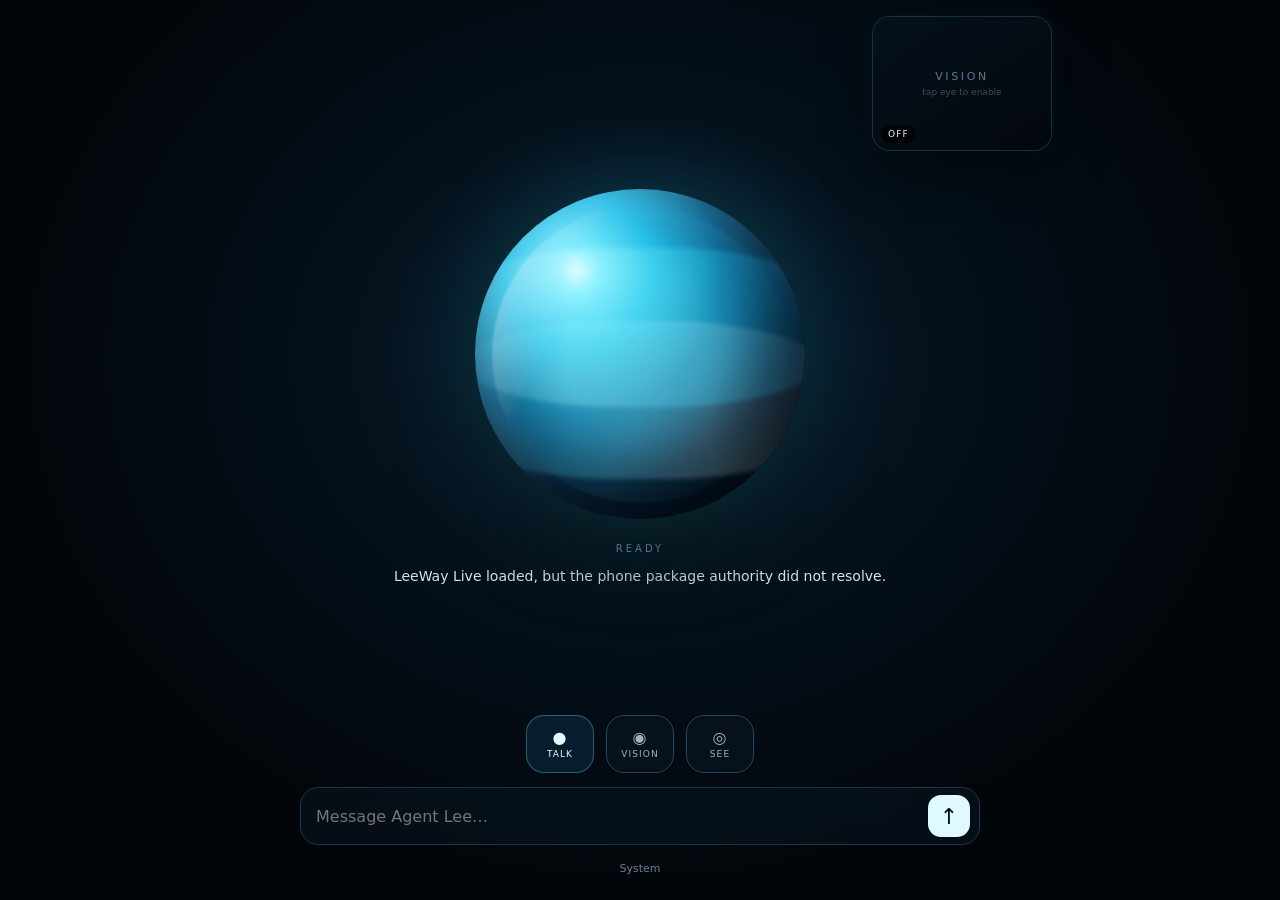
<file: index.html>
<!--
LEEWAY HEADER — DO NOT REMOVE
REGION: UI.APP.ENTRY
TAG: UI.APP.LEEWAYLIVE.ROOT
5WH:
WHAT = Canonical public entrypoint for LeeWay Live
WHY = Routes the repository-root GitHub Pages URL directly into the verified live runtime
WHO = LeeWay Industries / Agent Lee
WHERE = index.html
WHEN = 2026-09-23
HOW = Same-origin redirect to docs/index.html with accessible fallback
AGENTS: ALIGN AUDIT AGENT_LEE
LICENSE: MIT
-->
<!doctype html><html lang="en"><head><meta charset="utf-8"><meta name="viewport" content="width=device-width,initial-scale=1"><meta http-equiv="refresh" content="0; url=./docs/index.html"><title>Opening LeeWay Live</title><script>location.replace("./docs/index.html")</script></head><body><main><h1>LeeWay Live</h1><p><a href="./docs/index.html">Open LeeWay Live</a></p></main></body></html>
</file>
<file: docs/styles.css>
/*
LEEWAY HEADER — DO NOT REMOVE
REGION: UI.APP.STYLE
TAG: UI.APP.LEEWAYLIVE.SENSORY_VISUAL
5WH:
WHAT = Sphere-first responsive visual system for Agent Lee sensory harness
WHY = Makes embodiment, speech state, and live vision primary while diagnostics stay subordinate
WHO = LeeWay Industries / Agent Lee
WHERE = docs/styles.css
WHEN = 2026-09-24
HOW = CSS 3D transforms, fluid layers, state-driven audio motion, and responsive camera frame
AGENTS: ASSESS ALIGN AUDIT AGENT_LEE
LICENSE: MIT
*/
:root{color-scheme:dark;--bg:#02060b;--panel:#07101a;--line:#163149;--text:#edf8ff;--muted:#7890a4;--cyan:#5eeaff;--blue:#2a8cff}
*{box-sizing:border-box}html,body{margin:0;min-height:100%;background:#02060b;color:var(--text);font-family:Inter,ui-sans-serif,system-ui,-apple-system,Segoe UI,sans-serif}
body{overflow-x:hidden;background:radial-gradient(ellipse at 50% 40%,#0b263a 0,#04101a 34%,#02060b 68%)}
button,input{font:inherit}.sensory-shell{position:relative;min-height:100dvh;max-width:860px;margin:auto;padding:max(16px,env(safe-area-inset-top)) 18px max(18px,env(safe-area-inset-bottom));display:flex;flex-direction:column}
.vision-frame{position:absolute;z-index:10;right:18px;top:max(16px,env(safe-area-inset-top));width:clamp(112px,25vw,180px);aspect-ratio:4/3;border:1px solid #5eeaff33;border-radius:18px;overflow:hidden;background:#03080d;box-shadow:0 16px 50px #0009,0 0 24px #31d9ff12}
.vision-frame video{width:100%;height:100%;object-fit:cover;display:block}.vision-placeholder{position:absolute;inset:0;display:grid;place-content:center;text-align:center;gap:4px;color:#5f788d;background:linear-gradient(145deg,#06111c,#02070c)}.vision-placeholder span{font-size:11px;letter-spacing:.24em}.vision-placeholder small{font-size:9px;opacity:.6}.vision-state{position:absolute;left:8px;bottom:7px;font-size:9px;letter-spacing:.12em;background:#000b;padding:4px 7px;border-radius:999px}.vision-frame.active .vision-placeholder{display:none}.vision-frame.active .vision-state{color:#7dffc1}
.agent-stage{flex:1;min-height:64dvh;display:flex;flex-direction:column;align-items:center;justify-content:center;padding:86px 0 18px;perspective:900px}.sphere-button{appearance:none;border:0;background:transparent;padding:0;border-radius:50%;cursor:pointer;touch-action:manipulation}
.agent-sphere{position:relative;width:clamp(205px,48vw,330px);aspect-ratio:1;border-radius:50%;overflow:hidden;transform-style:preserve-3d;background:radial-gradient(circle at 31% 25%,#d9fbff 0,#79ecff 7%,#27bfe8 22%,#0c6593 43%,#082f50 64%,#020914 86%);box-shadow:0 0 90px #2edcff3b,0 28px 80px #000c,inset -30px -42px 58px #01050ba8,inset 18px 20px 38px #c9faff28;animation:float 5s ease-in-out infinite;transition:filter .2s,transform .2s}
.agent-sphere:before{content:"";position:absolute;inset:5%;border-radius:50%;background:linear-gradient(115deg,#fff7 0,#fff0 28%,#5eeaff12 55%,#0004 100%);filter:blur(1px);transform:translateZ(25px)}
.sphere-glow{position:absolute;inset:22%;border-radius:50%;background:#73efff22;filter:blur(22px);animation:corePulse 2.8s ease-in-out infinite}
.fluid-layer{position:absolute;width:125%;height:48%;left:-12%;border-radius:44%;filter:blur(2px);opacity:.45;mix-blend-mode:screen}.fluid-a{top:18%;background:linear-gradient(90deg,transparent,#a5f6ff99,#0ea9e8aa,transparent);animation:liquidA 6s linear infinite}.fluid-b{bottom:12%;background:linear-gradient(90deg,#1279a200, #55ddff77,#d4fbff66,#1279a200);animation:liquidB 7.5s linear infinite reverse}
.voice-wave{position:absolute;inset:0;display:flex;align-items:center;justify-content:center;gap:7px;opacity:0;transition:opacity .15s}.voice-wave i{display:block;width:5px;height:18%;border-radius:999px;background:#e8feffcc;box-shadow:0 0 18px #c5fbff}
.agent-sphere[data-state="listening"]{filter:saturate(1.2) brightness(1.1);box-shadow:0 0 120px #55eaff80,0 28px 80px #000c,inset -30px -42px 58px #01050ba8;animation:listenPulse 1.15s ease-in-out infinite}
.agent-sphere[data-state="thinking"]{animation:think 1.5s ease-in-out infinite}.agent-sphere[data-state="speaking"]{animation:speakBody .36s ease-in-out infinite alternate;box-shadow:0 0 130px #5eeaff85,0 28px 80px #000c,inset -30px -42px 58px #01050ba8}.agent-sphere[data-state="speaking"] .voice-wave{opacity:.85}.agent-sphere[data-state="speaking"] .voice-wave i{animation:bar .42s ease-in-out infinite alternate}.agent-sphere[data-state="speaking"] .voice-wave i:nth-child(2){animation-delay:-.16s}.agent-sphere[data-state="speaking"] .voice-wave i:nth-child(3){animation-delay:-.28s}.agent-sphere[data-state="speaking"] .voice-wave i:nth-child(4){animation-delay:-.1s}.agent-sphere[data-state="speaking"] .voice-wave i:nth-child(5){animation-delay:-.22s}
.state-label{margin-top:24px;font-size:10px;letter-spacing:.3em;color:#86a9bf}.agent-caption{min-height:44px;max-width:560px;margin-top:12px;padding:0 18px;text-align:center;color:#cfe4ef;font-size:14px;line-height:1.45}
.controls{display:flex;justify-content:center;gap:12px;margin:0 auto 14px}.control-button{width:68px;height:58px;border:1px solid #24465d;background:#07131dcc;color:#9bb5c7;border-radius:18px;display:flex;flex-direction:column;align-items:center;justify-content:center;gap:3px;font-size:9px;letter-spacing:.12em}.control-button.primary{border-color:#5eeaff55;color:#dffcff;background:#092235cc}.control-button[aria-pressed="true"]{color:#fff;border-color:#ff8295;background:#35101a}.control-icon{font-size:16px;line-height:1}
.transcript{align-self:center;max-width:min(620px,92%);padding:9px 14px;margin-bottom:10px;border-radius:14px;background:#0a1d2c;color:#a9c7d8;font-size:12px}.composer{width:min(680px,100%);margin:0 auto}.input-row{display:grid;grid-template-columns:1fr 44px;gap:8px;padding:7px 7px 7px 13px;border:1px solid #18384e;border-radius:18px;background:#06111bd9;backdrop-filter:blur(14px)}.input-row input{min-width:0;border:0;outline:0;background:transparent;color:var(--text)}.send-button{width:42px;height:42px;border:0;border-radius:13px;background:#dffaff;color:#041019;font-size:22px}
.system-drawer{width:min(680px,100%);margin:10px auto 0;color:#668095;font-size:11px}.system-drawer>summary{cursor:pointer;text-align:center;list-style:none;padding:7px}.system-drawer>summary::-webkit-details-marker{display:none}.system-drawer[open]{padding:12px;border:1px solid #122b3d;border-radius:16px;background:#040c13}.system-grid{display:grid;gap:8px}.system-grid div{display:flex;justify-content:space-between;gap:12px}.system-grid b{color:#8ca7b9}.system-actions{display:flex;gap:8px;margin-top:12px}.utility-button{border:1px solid #24445a;background:#081722;color:#a9c6d7;border-radius:10px;padding:8px 10px;text-decoration:none}.fineprint{margin-top:9px;line-height:1.4}.pairing{margin-top:10px}.pairing input{width:100%;margin-top:7px;padding:9px;border:1px solid #1a3b50;border-radius:9px;background:#02080d;color:#dceff8}.pairing div{display:flex;gap:7px;margin-top:7px}.evidence-panel{margin-top:9px}.evidence-panel pre{white-space:pre-wrap;max-height:150px;overflow:auto;background:#010407;padding:9px;border-radius:9px}
@keyframes float{50%{transform:translateY(-8px) rotateX(2deg) rotateY(-3deg)}}@keyframes corePulse{50%{transform:scale(1.16);opacity:.75}}@keyframes liquidA{to{transform:rotate(360deg)}}@keyframes liquidB{to{transform:rotate(360deg)}}@keyframes listenPulse{50%{transform:scale(1.035)}}@keyframes think{50%{transform:rotateY(7deg) scale(.97);filter:brightness(1.25)}}@keyframes speakBody{from{transform:scale(.985) skewX(-.4deg)}to{transform:scale(1.025) skewX(.4deg)}}@keyframes bar{to{height:42%}}
@media(max-width:520px){.sensory-shell{padding-left:12px;padding-right:12px}.vision-frame{right:12px;width:112px}.agent-stage{min-height:62dvh;padding-top:92px}.agent-sphere{width:min(66vw,265px)}.agent-caption{font-size:13px}.controls{gap:8px}.control-button{width:64px;height:54px}}
@media(prefers-reduced-motion:reduce){.agent-sphere,.fluid-layer,.sphere-glow,.voice-wave i{animation:none!important}}
</file>
